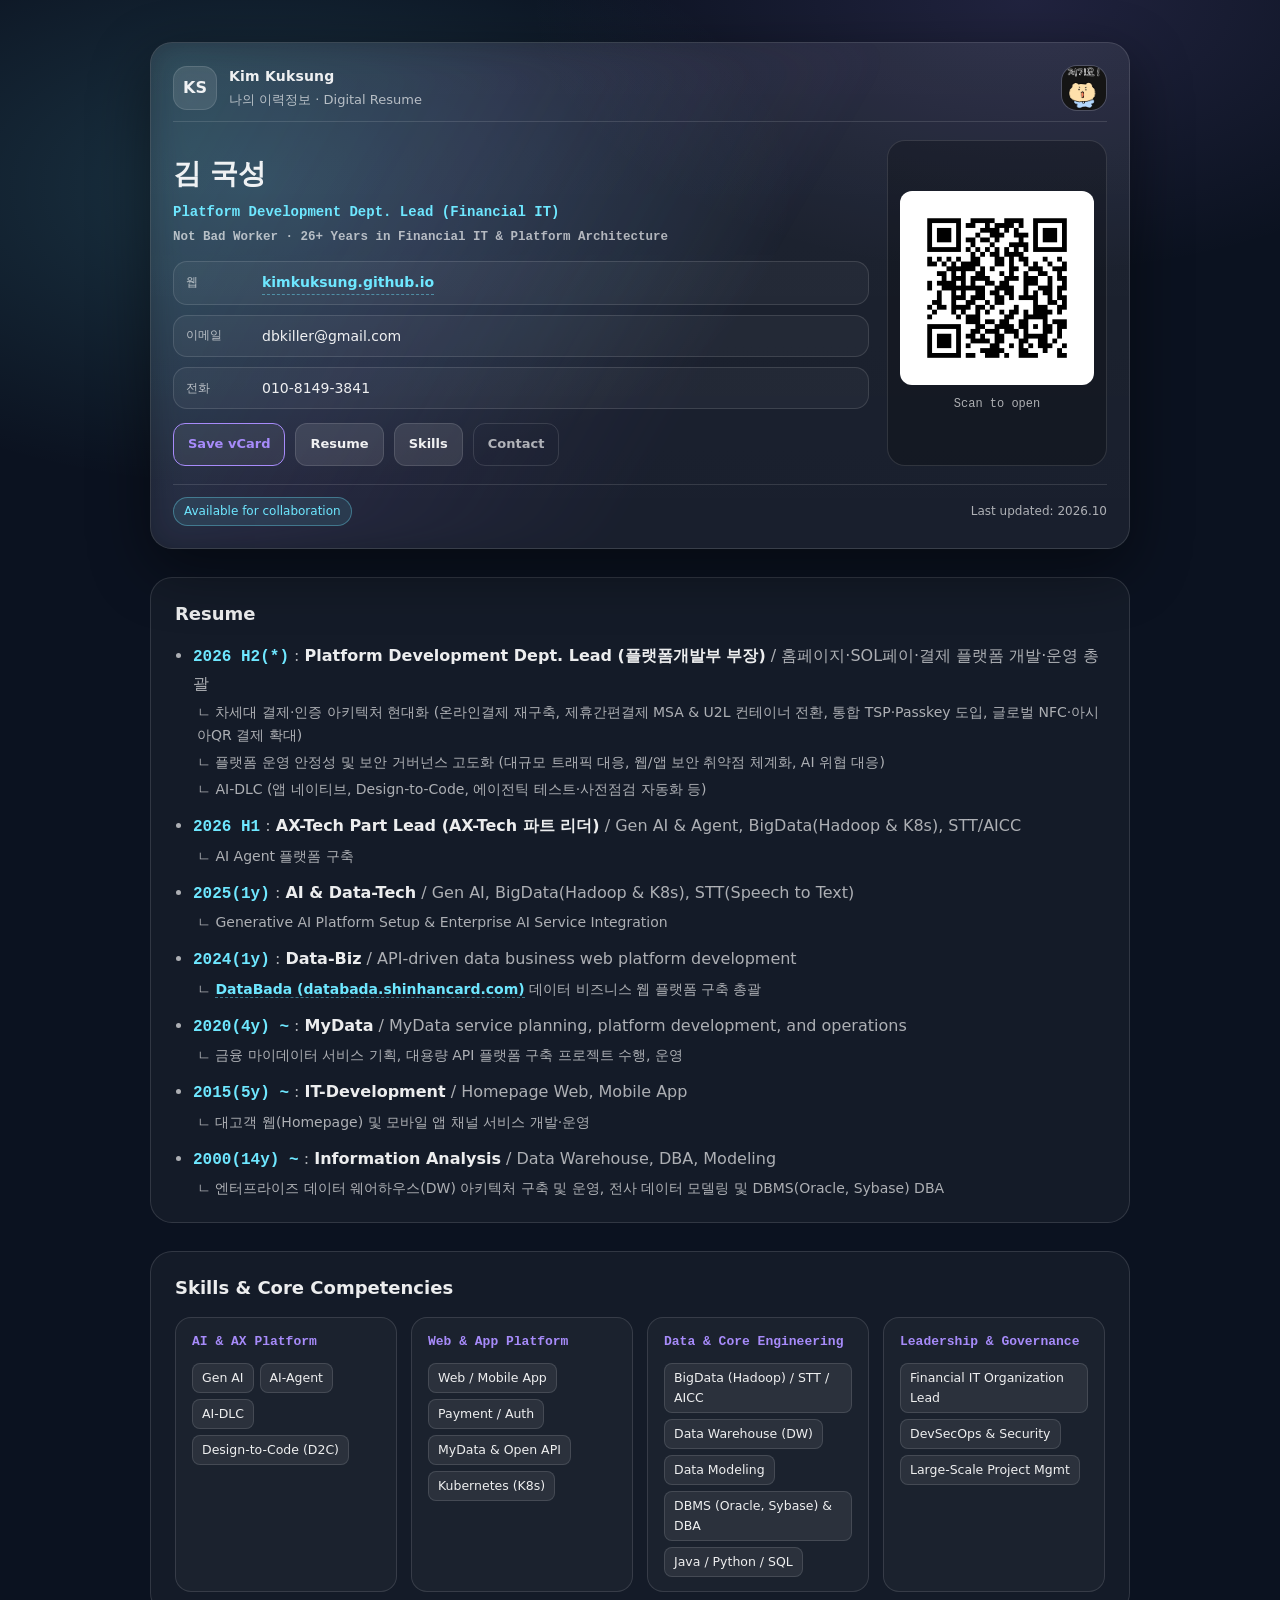
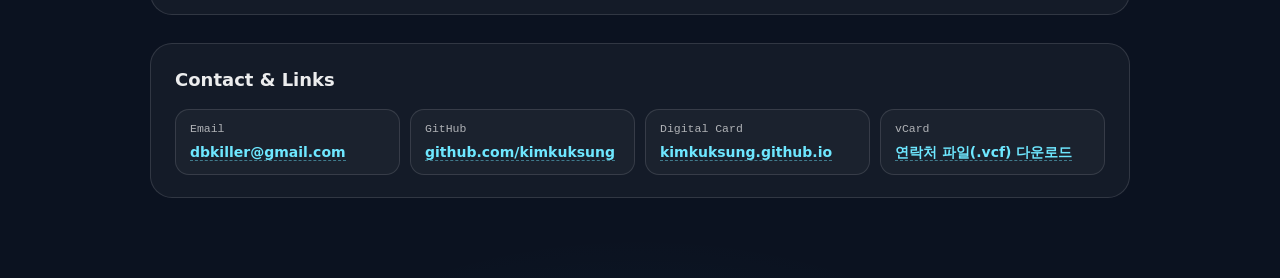
<file: index.html>
<!doctype html>
<html lang="ko">
<head>
  <meta charset="utf-8" />
  <meta name="viewport" content="width=device-width,initial-scale=1" />
  <title>Resume Page | Kim Kuksung (김국성)</title>
  <meta name="description" content="김국성 (Kim Kuksung) | Platform Development Dept. Lead — Financial IT, Payment/Web/App Platform, MyData, BigData & Generative AI" />
  <meta property="og:type" content="website" />
  <meta property="og:title" content="김국성 (Kim Kuksung) | Resume & Digital Card" />
  <meta property="og:description" content="Platform Development Dept. Lead — SOL Pay, Payment/Web/App Platform, MyData, BigData & Generative AI" />
  <meta property="og:url" content="https://kimkuksung.github.io/" />
  <meta property="og:image" content="https://kimkuksung.github.io/assets/Profile.png" />
  <link rel="stylesheet" href="assets/css/card.css" />
</head>

<body>
  <main class="page">
    <section class="hero">
      <div class="card-wrap">
        <!-- Business Card -->
        <article class="card" aria-label="Business card">
          <header class="card__top">
            <div class="brand">
              <div class="brand__mark" aria-hidden="true">KS</div>
              <div class="brand__text">
                <div class="brand__name">Kim Kuksung</div>
                <div class="brand__tag">나의 이력정보 · Digital Resume</div>
              </div>
            </div>

            <!-- 프로필 이미지 -->
            <img class="avatar" src="assets/Profile.png" alt="김국성 프로필 사진" />
          </header>

          <div class="card__body">
            <h1 class="title">
              <span class="title__name">김 국성</span>
              <span class="title__role">Platform Development Dept. Lead (Financial IT)</span>
              <span class="title__sub">Not Bad Worker · 26+ Years in Financial IT &amp; Platform Architecture</span>
            </h1>

            <dl class="meta">
              <div class="meta__row">
                <dt>웹</dt>
                <dd><a class="ext-link" href="https://kimkuksung.github.io" target="_blank" rel="noopener noreferrer">kimkuksung.github.io</a></dd>
              </div>
              <div class="meta__row">
                <dt>이메일</dt>
                <dd><a href="mailto:dbkiller@gmail.com">dbkiller@gmail.com</a></dd>
              </div>
              <div class="meta__row">
                <dt>전화</dt>
                <dd><a href="tel:+821081493841">010-8149-3841</a></dd>
              </div>
            </dl>

            <div class="actions">
              <a class="btn btn--ghost2" href="assets/kimsung.vcf" download>Save vCard</a>
              <a class="btn" href="#about">Resume</a>
              <a class="btn" href="#skill">Skills</a>
              <a class="btn btn--ghost" href="#contact">Contact</a>
            </div>
          </div>

          <aside class="card__qr" aria-label="QR to this page">
            <img src="assets/Qr.png" alt="QR: kimkuksung.github.io" />
            <div class="qr__caption">Scan to open</div>
          </aside>

          <footer class="card__bottom">
            <span class="pill">Available for collaboration</span>
            <span class="muted"><a class="hidden-link" href="edit.html" rel="nofollow">Last updated: <time datetime="2026-10">2026.10</time></a></span>
          </footer>
        </article>
      </div>
    </section>

    <!-- Resume 섹션 -->
    <section id="about" class="section">
      <h2>Resume</h2>
      <ul id="resume-list">
        <!-- RESUME:START (edit.html 편집기가 이 구간을 자동 생성합니다) -->
        <li>
          <span class="period">2026 H2(*)</span> : <strong>Platform Development Dept. Lead (플랫폼개발부 부장)</strong> / 홈페이지·SOL페이·결제 플랫폼 개발·운영 총괄
          <span class="sub-desc">ㄴ 차세대 결제·인증 아키텍처 현대화 (온라인결제 재구축, 제휴간편결제 MSA &amp; U2L 컨테이너 전환, 통합 TSP·Passkey 도입, 글로벌 NFC·아시아QR 결제 확대)</span>
          <span class="sub-desc">ㄴ 플랫폼 운영 안정성 및 보안 거버넌스 고도화 (대규모 트래픽 대응, 웹/앱 보안 취약점 체계화, AI 위협 대응)</span>
          <span class="sub-desc">ㄴ AI-DLC (앱 네이티브, Design-to-Code, 에이전틱 테스트·사전점검 자동화 등)</span>
        </li>
        <li>
          <span class="period">2026 H1</span> : <strong>AX-Tech Part Lead (AX-Tech 파트 리더)</strong> / Gen AI &amp; Agent, BigData(Hadoop &amp; K8s), STT/AICC
          <span class="sub-desc">ㄴ AI Agent 플랫폼 구축</span>
        </li>
        <li>
          <span class="period">2025(1y)</span> : <strong>AI &amp; Data-Tech</strong> / Gen AI, BigData(Hadoop &amp; K8s), STT(Speech to Text)
          <span class="sub-desc">ㄴ Generative AI Platform Setup &amp; Enterprise AI Service Integration</span>
        </li>
        <li>
          <span class="period">2024(1y)</span> : <strong>Data-Biz</strong> / API-driven data business web platform development
          <span class="sub-desc">ㄴ <a class="ext-link" href="https://databada.shinhancard.com" target="_blank" rel="noopener noreferrer">DataBada (databada.shinhancard.com)</a> 데이터 비즈니스 웹 플랫폼 구축 총괄</span>
        </li>
        <li>
          <span class="period">2020(4y) ~</span> : <strong>MyData</strong> / MyData service planning, platform development, and operations
          <span class="sub-desc">ㄴ 금융 마이데이터 서비스 기획, 대용량 API 플랫폼 구축 프로젝트 수행, 운영</span>
        </li>
        <li>
          <span class="period">2015(5y) ~</span> : <strong>IT-Development</strong> / Homepage Web, Mobile App
          <span class="sub-desc">ㄴ 대고객 웹(Homepage) 및 모바일 앱 채널 서비스 개발·운영</span>
        </li>
        <li>
          <span class="period">2000(14y) ~</span> : <strong>Information Analysis</strong> / Data Warehouse, DBA, Modeling
          <span class="sub-desc">ㄴ 엔터프라이즈 데이터 웨어하우스(DW) 아키텍처 구축 및 운영, 전사 데이터 모델링 및 DBMS(Oracle, Sybase) DBA</span>
        </li>
        <!-- RESUME:END -->
      </ul>
    </section>

    <!-- Skills 섹션 -->
    <section id="skill" class="section">
      <h2>Skills &amp; Core Competencies</h2>
      <div class="skill-grid">
        <!-- SKILLS:START (edit.html 편집기가 이 구간을 자동 생성합니다) -->
        <div class="skill-box">
          <div class="skill-box__title">AI &amp; AX Platform</div>
          <div class="tag-list">
            <span class="tag">Gen AI</span>
            <span class="tag">AI-Agent</span>
            <span class="tag">AI-DLC</span>
            <span class="tag">Design-to-Code (D2C)</span>
          </div>
        </div>
        <div class="skill-box">
          <div class="skill-box__title">Web &amp; App Platform</div>
          <div class="tag-list">
            <span class="tag">Web / Mobile App</span>
            <span class="tag">Payment / Auth</span>
            <span class="tag">MyData &amp; Open API</span>
            <span class="tag">Kubernetes (K8s)</span>
          </div>
        </div>
        <div class="skill-box">
          <div class="skill-box__title">Data &amp; Core Engineering</div>
          <div class="tag-list">
            <span class="tag">BigData (Hadoop) / STT / AICC</span>
            <span class="tag">Data Warehouse (DW)</span>
            <span class="tag">Data Modeling</span>
            <span class="tag">DBMS (Oracle, Sybase) &amp; DBA</span>
            <span class="tag">Java / Python / SQL</span>
          </div>
        </div>
        <div class="skill-box">
          <div class="skill-box__title">Leadership &amp; Governance</div>
          <div class="tag-list">
            <span class="tag">Financial IT Organization Lead</span>
            <span class="tag">DevSecOps &amp; Security</span>
            <span class="tag">Large-Scale Project Mgmt</span>
          </div>
        </div>
        <!-- SKILLS:END -->
      </div>
    </section>

    <!-- Contact 섹션 -->
    <section id="contact" class="section">
      <h2>Contact &amp; Links</h2>
      <ul class="contact-list">
        <li class="contact-item">
          <span class="contact-label">Email</span>
          <a class="ext-link" href="mailto:dbkiller@gmail.com">dbkiller@gmail.com</a>
        </li>
        <li class="contact-item">
          <span class="contact-label">GitHub</span>
          <a class="ext-link" href="https://github.com/kimkuksung" target="_blank" rel="noopener noreferrer">github.com/kimkuksung</a>
        </li>
        <li class="contact-item">
          <span class="contact-label">Digital Card</span>
          <a class="ext-link" href="https://kimkuksung.github.io" target="_blank" rel="noopener noreferrer">kimkuksung.github.io</a>
        </li>
        <li class="contact-item">
          <span class="contact-label">vCard</span>
          <a class="ext-link" href="assets/kimsung.vcf" download>연락처 파일(.vcf) 다운로드</a>
        </li>
      </ul>
    </section>
  </main>
</body>
</html>
</file>
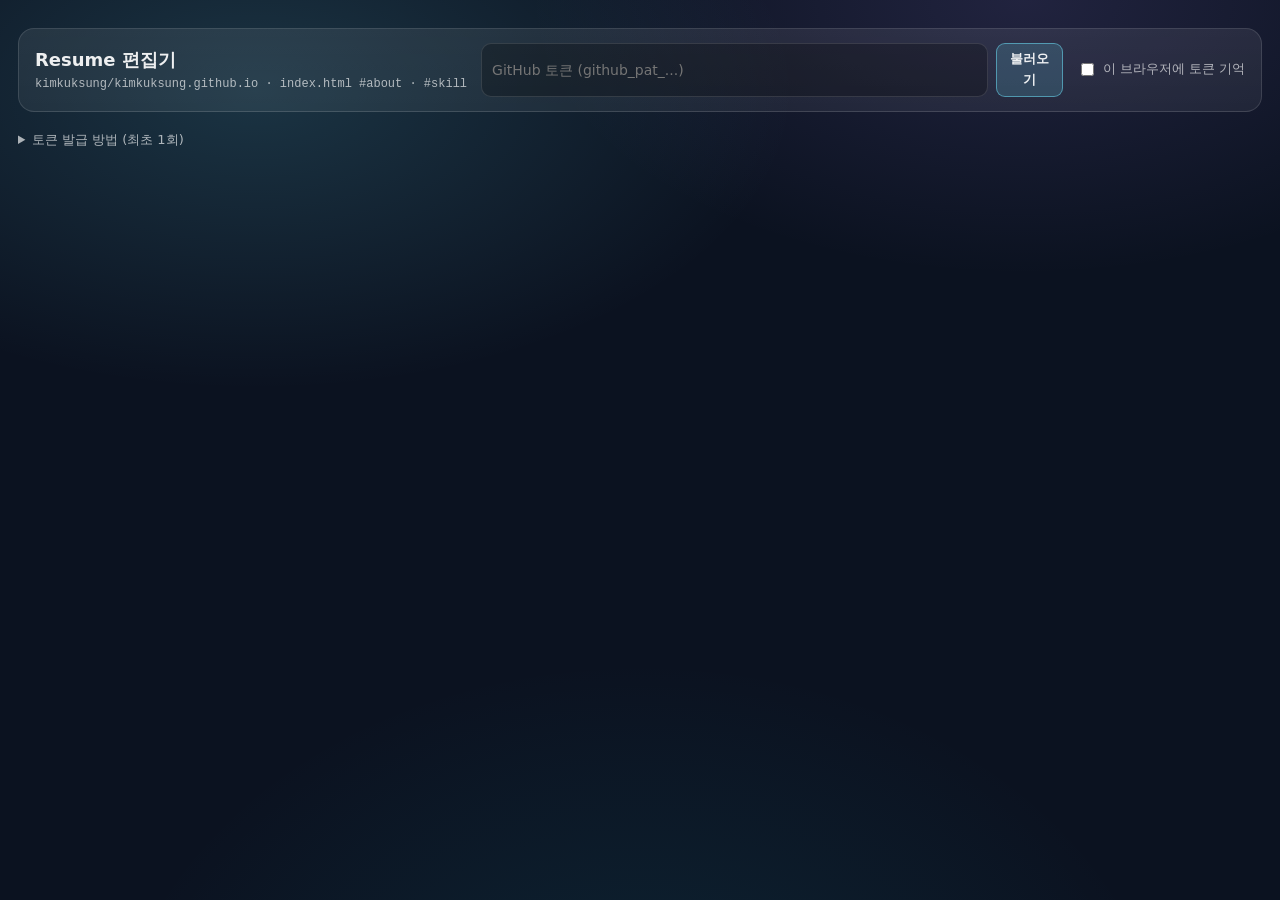
<file: edit.html>
<!doctype html>
<html lang="ko">
<head>
  <meta charset="utf-8" />
  <meta name="viewport" content="width=device-width,initial-scale=1" />
  <meta name="robots" content="noindex, nofollow" />
  <title>Resume Editor | Kim Kuksung</title>
  <link rel="stylesheet" href="assets/css/card.css" />
  <style>
    .page{ gap: 18px; padding-top: 28px; max-width: 1280px; }
    .bar{
      display:flex; flex-wrap:wrap; align-items:center; gap:10px 14px;
      padding:14px 16px; border-radius:16px;
      background: linear-gradient(180deg, var(--card), var(--card2));
      border:1px solid var(--line);
    }
    .bar h1{ margin:0 auto 0 0; font-size:18px; }
    .bar h1 small{ display:block; font-size:12px; color:var(--muted); font-family:var(--mono); font-weight:500; }
    .layout{ display:grid; grid-template-columns: minmax(0,1fr) minmax(0,1fr); gap:18px; align-items:start; }
    .col-title{ margin:0 0 10px; font-size:14px; color:var(--muted); font-family:var(--mono); }
    .preview{ position:sticky; top:16px; }
    .preview .section{ margin:0; }

    input[type=text], input[type=password], textarea{
      width:100%; padding:8px 10px; border-radius:10px;
      border:1px solid var(--line); background:rgba(0,0,0,.25);
      color:var(--text); font:inherit; font-size:14px;
    }
    textarea{ resize:vertical; min-height:38px; line-height:1.5; }
    input:focus, textarea:focus{ outline:2px solid var(--accent); outline-offset:-1px; }
    label.f{ display:block; font-size:12px; color:var(--muted); margin:10px 0 4px; }
    .chk{ display:inline-flex; align-items:center; gap:6px; font-size:13px; color:var(--muted); white-space:nowrap; }

    .entry{
      padding:14px; margin-bottom:12px; border-radius:14px;
      background:rgba(255,255,255,.04); border:1px solid var(--line);
    }
    .entry__head{ display:flex; align-items:center; gap:8px; }
    .entry__no{ font-family:var(--mono); color:var(--accent); font-weight:700; margin-right:auto; }
    .row{ display:flex; gap:10px; align-items:center; }
    .detail{ display:flex; gap:6px; align-items:flex-start; margin-bottom:6px; }
    .tabs{ display:flex; gap:6px; margin-bottom:12px; }
    .tab{ padding:7px 16px; border-radius:10px 10px 0 0; border-bottom-width:2px; }
    .tab[aria-selected=true]{ border-bottom-color:var(--accent); color:var(--accent); font-weight:700; background:rgba(110,231,255,.10); }
    textarea.tags{ min-height:120px; font-family:var(--mono); font-size:13px; }

    .ibtn{
      padding:5px 10px; border-radius:9px; cursor:pointer;
      border:1px solid var(--line); background:rgba(255,255,255,.06);
      color:var(--text); font:inherit; font-size:13px;
    }
    .ibtn:hover{ background:rgba(255,255,255,.12); }
    .ibtn:disabled{ opacity:.35; cursor:default; }
    .ibtn--danger:hover{ border-color:#f87171; color:#fca5a5; }
    .ibtn--primary{ border-color:rgba(110,231,255,.5); background:rgba(110,231,255,.16); font-weight:700; }
    .ibtn--wide{ width:100%; padding:9px; border-style:dashed; }

    .hint{ font-size:12px; color:var(--muted); margin:6px 0 0; }
    .hint code{ font-family:var(--mono); color:var(--accent); }
    .status{ font-size:13px; min-height:1.4em; }
    .status.ok{ color:#86efac; } .status.err{ color:#fca5a5; }
    .savebar{ display:flex; flex-wrap:wrap; gap:10px; align-items:center; }
    .savebar input[type=text]{ flex:1 1 260px; }
    .token{ flex:1 1 280px; display:flex; gap:8px; }
    [hidden]{ display:none !important; }
    details.guide{ font-size:13px; color:var(--muted); }
    details.guide summary{ cursor:pointer; }
    details.guide ol{ margin:6px 0 0; padding-left:20px; }

    @media (max-width: 900px){
      .layout{ grid-template-columns:1fr; }
      .preview{ position:static; }
    }
  </style>
</head>

<body>
  <main class="page">
    <div class="bar">
      <h1>Resume 편집기<small>kimkuksung/kimkuksung.github.io · index.html #about · #skill</small></h1>
      <div class="token">
        <input id="token" type="password" placeholder="GitHub 토큰 (github_pat_...)" autocomplete="off" />
        <button id="connect" class="ibtn ibtn--primary" type="button">불러오기</button>
      </div>
      <label class="chk"><input id="remember" type="checkbox" /> 이 브라우저에 토큰 기억</label>
    </div>

    <details class="guide">
      <summary>토큰 발급 방법 (최초 1회)</summary>
      <ol>
        <li><a class="ext-link" href="https://github.com/settings/personal-access-tokens/new" target="_blank" rel="noopener noreferrer">GitHub → Fine-grained token 생성</a> 페이지로 이동 (kimkuksung 계정으로 로그인)</li>
        <li>Repository access: <b>Only select repositories</b> → <b>kimkuksung.github.io</b></li>
        <li>Permissions → Repository permissions → <b>Contents: Read and write</b></li>
        <li>생성된 토큰을 위 입력칸에 붙여넣고 <b>불러오기</b></li>
      </ol>
      <p class="hint">토큰은 이 브라우저에만 저장되며 GitHub API(api.github.com) 외에는 전송되지 않습니다. 공용 PC에서는 "기억"을 체크하지 마세요.</p>
    </details>

    <div id="status" class="status"></div>

    <div id="workspace" class="layout" hidden>
      <section>
        <div class="tabs" role="tablist">
          <button class="ibtn tab" type="button" role="tab" data-tab="resume" aria-selected="true">Resume</button>
          <button class="ibtn tab" type="button" role="tab" data-tab="skills" aria-selected="false">Skills &amp; Core Competencies</button>
        </div>

        <div data-pane="resume">
          <button id="addTop" class="ibtn ibtn--wide" type="button">+ 맨 위에 경력 추가</button>
          <div id="entries" style="margin-top:12px"></div>
          <button id="addBottom" class="ibtn ibtn--wide" type="button">+ 맨 아래에 경력 추가</button>
          <p class="hint">링크는 <code>[표시할 텍스트](https://주소)</code> 형식으로 입력합니다. 현재 직무에 체크하면 기간 뒤에 <code>(*)</code>가 붙습니다.</p>
        </div>

        <div data-pane="skills" hidden>
          <div id="groups"></div>
          <button id="addGroup" class="ibtn ibtn--wide" type="button">+ 스킬 그룹 추가</button>
          <p class="hint">태그는 <b>한 줄에 하나씩</b> 입력합니다. 빈 줄은 무시됩니다.</p>
        </div>

        <div class="entry" style="margin-top:18px">
          <div class="savebar">
            <input id="message" type="text" value="Update resume via web editor" aria-label="커밋 메시지" />
            <button id="save" class="ibtn ibtn--primary" type="button">GitHub에 저장</button>
          </div>
          <label class="chk" style="margin-top:10px"><input id="touchDate" type="checkbox" checked /> 명함의 Last updated 날짜를 오늘 기준으로 갱신</label>
          <p class="hint">Resume와 Skills 변경 내용이 함께 index.html 한 커밋으로 저장되고, 사이트에는 1~2분 후 반영됩니다.</p>
        </div>
      </section>

      <section class="preview">
        <h2 class="col-title">미리보기</h2>
        <div class="section" data-pane="resume">
          <h2>Resume</h2>
          <ul id="preview"></ul>
        </div>
        <div class="section" data-pane="skills" hidden>
          <h2>Skills &amp; Core Competencies</h2>
          <div id="skillPreview" class="skill-grid"></div>
        </div>
      </section>
    </div>
  </main>

  <script>
  (() => {
    const OWNER = 'kimkuksung', REPO = 'kimkuksung.github.io', PATH = 'index.html', BRANCH = 'main';
    const API = `https://api.github.com/repos/${OWNER}/${REPO}/contents/${PATH}`;
    const RESUME_RE = /(<!-- RESUME:START[^>]*-->)([\s\S]*?)(<!-- RESUME:END -->)/;
    const SKILLS_RE = /(<!-- SKILLS:START[^>]*-->)([\s\S]*?)(<!-- SKILLS:END -->)/;
    const TOKEN_KEY = 'resumeEditor.token';

    const $ = id => document.getElementById(id);
    let entries = [], groups = [], fileSha = null, fileHtml = null, dirty = false;

    // ---------- storage (best effort) ----------
    const store = {
      get(){ try { return localStorage.getItem(TOKEN_KEY) || sessionStorage.getItem(TOKEN_KEY) || ''; } catch { return ''; } },
      set(t, remember){
        try {
          localStorage.removeItem(TOKEN_KEY); sessionStorage.removeItem(TOKEN_KEY);
          (remember ? localStorage : sessionStorage).setItem(TOKEN_KEY, t);
        } catch {}
      },
      remembered(){ try { return !!localStorage.getItem(TOKEN_KEY); } catch { return false; } }
    };

    // ---------- encoding ----------
    const b64ToUtf8 = b => new TextDecoder().decode(Uint8Array.from(atob(b.replace(/\s/g, '')), c => c.charCodeAt(0)));
    const utf8ToB64 = s => {
      const bytes = new TextEncoder().encode(s); let bin = '';
      for (let i = 0; i < bytes.length; i += 0x8000) bin += String.fromCharCode(...bytes.subarray(i, i + 0x8000));
      return btoa(bin);
    };
    const esc = s => String(s).replace(/&/g, '&amp;').replace(/</g, '&lt;').replace(/>/g, '&gt;').replace(/"/g, '&quot;');

    // [text](https://url) -> link, everything else escaped
    const inline = s => {
      const re = /\[([^\]]+)\]\((https?:\/\/[^\s)]+)\)/g;
      let out = '', last = 0, m;
      while ((m = re.exec(s))) {
        out += esc(s.slice(last, m.index)) +
          `<a class="ext-link" href="${esc(m[2])}" target="_blank" rel="noopener noreferrer">${esc(m[1])}</a>`;
        last = re.lastIndex;
      }
      return out + esc(s.slice(last));
    };

    // ---------- HTML <-> data ----------
    const nodeText = n => {
      if (n.nodeType === 3) return n.textContent;
      if (n.nodeType !== 1) return '';
      if (n.tagName === 'A') return `[${n.textContent}](${n.getAttribute('href')})`;
      return [...n.childNodes].map(nodeText).join('');
    };
    const clean = s => s.replace(/\s+/g, ' ').trim();

    function parseBlock(inner){
      const doc = new DOMParser().parseFromString(`<ul>${inner}</ul>`, 'text/html');
      return [...doc.querySelectorAll('li')].map(li => {
        const raw = clean(li.querySelector('.period')?.textContent || '');
        const strong = li.querySelector('strong');
        let summary = '', n = strong ? strong.nextSibling : null;
        while (n && !(n.nodeType === 1 && n.classList.contains('sub-desc'))) { summary += nodeText(n); n = n.nextSibling; }
        return {
          period: raw.replace(/\(\*\)$/, '').trim(),
          current: /\(\*\)$/.test(raw),
          title: strong ? clean(nodeText(strong)) : '',
          summary: clean(summary).replace(/^\/\s*/, ''),
          details: [...li.querySelectorAll('.sub-desc')].map(s => clean(nodeText(s)).replace(/^ㄴ\s*/, ''))
        };
      });
    }

    const entryHtml = e => [
      '        <li>',
      `          <span class="period">${esc(e.period.trim())}${e.current ? '(*)' : ''}</span> : <strong>${inline(e.title.trim())}</strong>${e.summary.trim() ? ' / ' + inline(e.summary.trim()) : ''}`,
      ...e.details.filter(d => d.trim()).map(d => `          <span class="sub-desc">ㄴ ${inline(d.trim())}</span>`),
      '        </li>'
    ].join('\n');

    const resumeBlock = () => '\n' + entries.map(entryHtml).join('\n') + '\n        ';

    function parseSkills(inner){
      const doc = new DOMParser().parseFromString(`<div>${inner}</div>`, 'text/html');
      return [...doc.querySelectorAll('.skill-box')].map(box => ({
        title: clean(box.querySelector('.skill-box__title')?.textContent || ''),
        tags: [...box.querySelectorAll('.tag')].map(t => clean(t.textContent))
      }));
    }

    const groupHtml = g => [
      '        <div class="skill-box">',
      `          <div class="skill-box__title">${esc(g.title.trim())}</div>`,
      '          <div class="tag-list">',
      ...g.tags.map(t => t.trim()).filter(Boolean).map(t => `            <span class="tag">${esc(t)}</span>`),
      '          </div>',
      '        </div>'
    ].join('\n');

    const skillsBlock = () => '\n' + groups.map(groupHtml).join('\n') + '\n        ';

    // ---------- UI ----------
    const setStatus = (msg, kind = '') => { const s = $('status'); s.textContent = msg; s.className = 'status ' + kind; };
    const markDirty = () => { dirty = true; renderPreview(); };
    const renderPreview = () => {
      $('preview').innerHTML = entries.map(entryHtml).join('');
      $('skillPreview').innerHTML = groups.map(groupHtml).join('');
    };
    const blank = () => ({ period: '', current: false, title: '', summary: '', details: [''] });

    function showTab(name){
      document.querySelectorAll('.tab').forEach(t => t.setAttribute('aria-selected', String(t.dataset.tab === name)));
      document.querySelectorAll('[data-pane]').forEach(p => p.hidden = p.dataset.pane !== name);
      try { sessionStorage.setItem('resumeEditor.tab', name); } catch {}
    }

    function el(tag, props = {}, ...kids){
      const n = Object.assign(document.createElement(tag), props);
      kids.forEach(k => n.append(k));
      return n;
    }
    function field(label, value, onInput, multiline){
      const input = multiline ? el('textarea', { rows: 2, value }) : el('input', { type: 'text', value });
      input.addEventListener('input', () => { onInput(input.value); markDirty(); });
      return [el('label', { className: 'f', textContent: label }), input];
    }
    function btn(text, onClick, cls = '', disabled = false){
      const b = el('button', { type: 'button', className: 'ibtn ' + cls, textContent: text, disabled });
      b.addEventListener('click', onClick);
      return b;
    }
    const restructure = fn => { fn(); dirty = true; renderEntries(); renderGroups(); };

    function renderEntries(){
      const box = $('entries'); box.textContent = '';
      entries.forEach((e, i) => {
        const card = el('div', { className: 'entry' });
        card.append(el('div', { className: 'entry__head' },
          el('span', { className: 'entry__no', textContent: `#${i + 1}  ${e.period || '(기간 미입력)'}` }),
          btn('↑', () => restructure(() => entries.splice(i - 1, 0, ...entries.splice(i, 1))), '', i === 0),
          btn('↓', () => restructure(() => entries.splice(i + 1, 0, ...entries.splice(i, 1))), '', i === entries.length - 1),
          btn('삭제', () => { if (confirm(`"${e.period} ${e.title}" 항목을 삭제할까요?`)) restructure(() => entries.splice(i, 1)); }, 'ibtn--danger')
        ));

        const cur = el('input', { type: 'checkbox', checked: e.current });
        cur.addEventListener('change', () => { e.current = cur.checked; markDirty(); });
        const [pl, pi] = field('기간', e.period, v => { e.period = v; card.querySelector('.entry__no').textContent = `#${i + 1}  ${v || '(기간 미입력)'}`; });
        card.append(pl, el('div', { className: 'row' }, pi, el('label', { className: 'chk' }, cur, ' 현재 직무')));
        card.append(...field('직무 / 역할 (굵게 표시)', e.title, v => e.title = v));
        card.append(...field('요약', e.summary, v => e.summary = v, true));

        card.append(el('label', { className: 'f', textContent: '상세 내용 (ㄴ 로 표시)' }));
        e.details.forEach((d, j) => {
          const [, ta] = field('', d, v => e.details[j] = v, true);
          card.append(el('div', { className: 'detail' }, ta, btn('✕', () => restructure(() => e.details.splice(j, 1)), 'ibtn--danger')));
        });
        card.append(btn('+ 상세 추가', () => restructure(() => e.details.push(''))));
        box.append(card);
      });
      renderPreview();
    }

    function renderGroups(){
      const box = $('groups'); box.textContent = '';
      groups.forEach((g, i) => {
        const card = el('div', { className: 'entry' });
        const no = el('span', { className: 'entry__no', textContent: `#${i + 1}  ${g.title || '(그룹명 미입력)'}` });
        card.append(el('div', { className: 'entry__head' },
          no,
          btn('↑', () => restructure(() => groups.splice(i - 1, 0, ...groups.splice(i, 1))), '', i === 0),
          btn('↓', () => restructure(() => groups.splice(i + 1, 0, ...groups.splice(i, 1))), '', i === groups.length - 1),
          btn('삭제', () => { if (confirm(`"${g.title}" 그룹을 삭제할까요?`)) restructure(() => groups.splice(i, 1)); }, 'ibtn--danger')
        ));
        card.append(...field('그룹명', g.title, v => { g.title = v; no.textContent = `#${i + 1}  ${v || '(그룹명 미입력)'}`; }));
        card.append(el('label', { className: 'f', textContent: '태그 (한 줄에 하나)' }));
        const ta = el('textarea', { className: 'tags', value: g.tags.join('\n'), rows: Math.max(4, g.tags.length + 1) });
        ta.addEventListener('input', () => { g.tags = ta.value.split('\n'); markDirty(); });
        card.append(ta);
        box.append(card);
      });
      renderPreview();
    }

    // ---------- GitHub ----------
    const headers = () => ({
      'Authorization': `Bearer ${$('token').value.trim()}`,
      'Accept': 'application/vnd.github+json',
      'X-GitHub-Api-Version': '2022-11-28'
    });
    async function apiError(res){
      let msg = ''; try { msg = (await res.json()).message || ''; } catch {}
      if (res.status === 401) return '토큰이 올바르지 않거나 만료되었습니다.';
      if (res.status === 403 || res.status === 404) return `권한이 없습니다. 토큰에 kimkuksung.github.io 저장소의 Contents 읽기/쓰기 권한이 있는지 확인하세요. (${msg})`;
      if (res.status === 409 || res.status === 422) return '그 사이에 다른 곳에서 index.html이 수정되었습니다. "불러오기"로 최신 내용을 다시 받아주세요. (편집 중인 내용은 사라집니다)';
      return `GitHub 오류 ${res.status}: ${msg}`;
    }

    async function load(){
      if (!$('token').value.trim()) return setStatus('GitHub 토큰을 입력하세요.', 'err');
      if (dirty && !confirm('저장하지 않은 변경 내용이 사라집니다. 다시 불러올까요?')) return;
      setStatus('불러오는 중…');
      try {
        const res = await fetch(`${API}?ref=${BRANCH}`, { headers: headers(), cache: 'no-store' });
        if (!res.ok) return setStatus(await apiError(res), 'err');
        const data = await res.json();
        const html = b64ToUtf8(data.content);
        const m = html.match(RESUME_RE), s = html.match(SKILLS_RE);
        if (!m) return setStatus('index.html에서 RESUME:START / RESUME:END 표시를 찾지 못했습니다.', 'err');
        if (!s) return setStatus('index.html에서 SKILLS:START / SKILLS:END 표시를 찾지 못했습니다.', 'err');
        fileHtml = html; fileSha = data.sha;
        entries = parseBlock(m[2]);
        entries.forEach(e => { if (!e.details.length) e.details.push(''); });
        groups = parseSkills(s[2]);
        dirty = false;
        store.set($('token').value.trim(), $('remember').checked);
        $('workspace').hidden = false;
        renderEntries(); renderGroups();
        setStatus(`불러오기 완료 · 경력 ${entries.length}건 · 스킬 그룹 ${groups.length}개`, 'ok');
      } catch (err) {
        setStatus('불러오기 실패: ' + err.message, 'err');
      }
    }

    async function save(){
      if (!fileHtml) return;
      const bad = entries.findIndex(e => !e.period.trim() || !e.title.trim());
      if (bad >= 0) { showTab('resume'); return setStatus(`Resume #${bad + 1} 항목의 기간과 직무/역할은 꼭 입력해야 합니다.`, 'err'); }
      const badG = groups.findIndex(g => !g.title.trim() || !g.tags.some(t => t.trim()));
      if (badG >= 0) { showTab('skills'); return setStatus(`Skills #${badG + 1} 그룹의 그룹명과 태그(1개 이상)는 꼭 입력해야 합니다.`, 'err'); }

      let html = fileHtml
        .replace(RESUME_RE, (_, a, __, c) => a + resumeBlock() + c)
        .replace(SKILLS_RE, (_, a, __, c) => a + skillsBlock() + c);
      if ($('touchDate').checked) {
        const d = new Date(), y = d.getFullYear(), mo = String(d.getMonth() + 1).padStart(2, '0');
        html = html.replace(/(Last updated: <time datetime=")[^"]*(">)[^<]*(<\/time>)/, `$1${y}-${mo}$2${y}.${mo}$3`);
      }
      if (html === fileHtml) return setStatus('변경된 내용이 없습니다.');

      $('save').disabled = true; setStatus('저장 중…');
      try {
        const res = await fetch(API, {
          method: 'PUT', headers: headers(),
          body: JSON.stringify({ message: $('message').value.trim() || 'Update resume via web editor', content: utf8ToB64(html), sha: fileSha, branch: BRANCH })
        });
        if (!res.ok) return setStatus(await apiError(res), 'err');
        const data = await res.json();
        fileHtml = html; fileSha = data.content.sha; dirty = false;
        setStatus(`저장 완료 (커밋 ${data.commit.sha.slice(0, 7)}). 사이트에는 1~2분 후 반영됩니다.`, 'ok');
      } catch (err) {
        setStatus('저장 실패: ' + err.message, 'err');
      } finally {
        $('save').disabled = false;
      }
    }

    // ---------- wire up ----------
    $('token').value = store.get();
    $('remember').checked = store.remembered();
    $('remember').addEventListener('change', () => { if ($('token').value.trim()) store.set($('token').value.trim(), $('remember').checked); });
    $('connect').addEventListener('click', load);
    $('token').addEventListener('keydown', e => { if (e.key === 'Enter') load(); });
    $('save').addEventListener('click', save);
    $('addTop').addEventListener('click', () => restructure(() => entries.unshift(blank())));
    $('addBottom').addEventListener('click', () => restructure(() => entries.push(blank())));
    $('addGroup').addEventListener('click', () => restructure(() => groups.push({ title: '', tags: [] })));
    document.querySelectorAll('.tab').forEach(t => t.addEventListener('click', () => showTab(t.dataset.tab)));
    try { showTab(sessionStorage.getItem('resumeEditor.tab') || 'resume'); } catch { showTab('resume'); }
    window.addEventListener('beforeunload', e => { if (dirty) { e.preventDefault(); e.returnValue = ''; } });
    if ($('token').value) load();
  })();
  </script>
</body>
</html>
</file>
<file: assets/css/card.css>
:root{
  --bg: #0b1220;
  --card: rgba(255,255,255,.08);
  --card2: rgba(255,255,255,.06);
  --text: rgba(255,255,255,.92);
  --muted: rgba(255,255,255,.65);
  --line: rgba(255,255,255,.12);
  --accent: #6ee7ff;
  --accent2: #a78bfa;
  --shadow: 0 20px 60px rgba(0,0,0,.45);
  --radius: 22px;
  --mono: ui-monospace, SFMono-Regular, Menlo, Monaco, Consolas, "Liberation Mono", "Courier New", monospace;
  --sans: ui-sans-serif, system-ui, -apple-system, Segoe UI, Roboto, "Apple SD Gothic Neo", "Noto Sans KR", "Malgun Gothic", sans-serif;
}

*{ box-sizing:border-box; }
html{ scroll-behavior: smooth; }
body{
  margin:0;
  font-family: var(--sans);
  color: var(--text);
  line-height: 1.6;
  background:
    radial-gradient(900px 500px at 20% 10%, rgba(110,231,255,.16), transparent 60%),
    radial-gradient(900px 500px at 80% 0%, rgba(167,139,250,.14), transparent 55%),
    radial-gradient(900px 700px at 50% 120%, rgba(34,211,238,.10), transparent 60%),
    var(--bg);
}

a{ color: inherit; text-decoration: none; }
a:hover{ text-decoration: underline; }

.page{
  min-height: 100svh;
  display:flex;
  flex-direction:column;
  gap: 28px;
  padding: 42px 18px 80px;
  max-width: 1100px;
  margin: 0 auto;
}

.hero{
  display:flex;
  justify-content:center;
  align-items:center;
}

.card-wrap{
  width: min(980px, 100%);
}

.card{
  position:relative;
  display:grid;
  grid-template-columns: 1fr 220px;
  gap: 18px;
  padding: 22px;
  border-radius: var(--radius);
  background: linear-gradient(180deg, var(--card), var(--card2));
  border: 1px solid var(--line);
  box-shadow: var(--shadow);
  overflow:hidden;
}

.card::before{
  content:"";
  position:absolute;
  inset:-2px;
  background:
    linear-gradient(120deg, rgba(110,231,255,.18), rgba(167,139,250,.12), transparent 60%);
  filter: blur(18px);
  opacity:.8;
  pointer-events:none;
}

.card > *{ position:relative; }

.card__top{
  grid-column: 1 / -1;
  display:flex;
  align-items:center;
  justify-content:space-between;
  gap: 16px;
  padding-bottom: 10px;
  border-bottom: 1px solid var(--line);
}

.brand{ display:flex; align-items:center; gap:12px; }
.brand__mark{
  width: 44px; height: 44px;
  border-radius: 14px;
  display:grid; place-items:center;
  font-weight: 800;
  background: rgba(255,255,255,.10);
  border: 1px solid var(--line);
}
.brand__name{ font-weight: 800; letter-spacing: .2px; font-size: 14px; }
.brand__tag{ color: var(--muted); font-size: 13px; margin-top: 2px; }

.avatar{
  width: 46px; height: 46px;
  border-radius: 16px;
  object-fit: cover;
  border: 1px solid var(--line);
  background: rgba(255,255,255,.06);
}

.card__body{ padding-top: 6px; }

.title{
  margin: 6px 0 14px;
  display:flex;
  flex-direction:column;
  gap: 4px;
}
.title__name{ font-size: 28px; font-weight: 850; letter-spacing: -0.3px; }
.title__role{ font-size: 14px; color: var(--accent); font-family: var(--mono); font-weight: 600; }
.title__sub{ font-size: 12.5px; color: var(--muted); font-family: var(--mono); }

.meta{
  margin: 0;
  display:grid;
  gap: 10px;
}
.meta__row{
  display:grid;
  grid-template-columns: 66px 1fr;
  gap: 10px;
  padding: 9px 12px;
  border: 1px solid var(--line);
  border-radius: 14px;
  background: rgba(255,255,255,.04);
}
.meta dt{
  color: var(--muted);
  font-size: 12px;
  display:flex; align-items:center;
}
.meta dd{
  margin: 0;
  font-size: 14px;
  word-break: break-all;
  display:flex; align-items:center;
}

.actions{
  margin-top: 14px;
  display:flex;
  gap: 10px;
  flex-wrap: wrap;
}
.btn{
  display:inline-flex; align-items:center; justify-content:center;
  padding: 10px 14px;
  border-radius: 12px;
  border: 1px solid var(--line);
  background: rgba(255,255,255,.10);
  color: var(--text);
  font-weight: 650;
  font-size: 13px;
  transition: transform .12s ease, background .12s ease;
}
.btn:hover{
  background: rgba(255,255,255,.18);
  text-decoration:none;
  transform: translateY(-1px);
}
.btn--ghost{
  background: transparent;
  color: var(--muted);
}
.btn--ghost:hover{
  background: rgba(255,255,255,.06);
  color: var(--text);
}
.btn--ghost2{
  border: 1px solid var(--accent2);
  background: rgba(255,255,255,.06);
  color: var(--accent2);
}
.btn--ghost2:hover{
  background: rgba(255,255,255,.12);
  color: var(--accent2);
}

.card__qr{
  grid-column: 2;
  border: 1px solid var(--line);
  border-radius: 18px;
  background: rgba(0,0,0,.22);
  padding: 12px;
  display:flex;
  flex-direction:column;
  align-items:center;
  justify-content:center;
  gap: 10px;
}
.card__qr img{
  width: 100%;
  aspect-ratio: 1;
  border-radius: 12px;
  background: #fff;
  padding: 8px;
  object-fit: contain;
}
.qr__caption{
  font-size: 12px;
  color: var(--muted);
  font-family: var(--mono);
}

.card__bottom{
  grid-column: 1 / -1;
  display:flex;
  align-items:center;
  justify-content:space-between;
  gap: 12px;
  padding-top: 12px;
  border-top: 1px solid var(--line);
  font-size: 12px;
}
.pill{
  display:inline-flex; align-items:center; gap: 6px;
  padding: 4px 10px;
  border-radius: 999px;
  border: 1px solid rgba(110,231,255,.35);
  background: rgba(110,231,255,.10);
  color: var(--accent);
}
.muted{ color: var(--muted); }
.hidden-link, .hidden-link:hover{ color: inherit; text-decoration: none; cursor: inherit; }

.section{
  width: min(980px, 100%);
  margin: 0 auto;
  border: 1px solid var(--line);
  border-radius: var(--radius);
  background: rgba(255,255,255,.04);
  padding: 22px 24px;
}
.section h2{
  margin: 0 0 14px;
  font-size: 18px;
  display: flex;
  align-items: center;
  gap: 8px;
  color: var(--text);
}
.section ul{
  margin: 0;
  padding-left: 18px;
  color: var(--muted);
  display: grid;
  gap: 12px;
}
.section li{
  line-height: 1.65;
}
.section strong{
  color: var(--text);
  font-weight: 700;
}
.period{
  font-family: var(--mono);
  color: var(--accent);
  font-weight: 700;
}
.sub-desc{
  display: block;
  margin-top: 4px;
  padding-left: 4px;
  font-size: 14px;
  color: var(--muted);
}
.ext-link{
  color: var(--accent);
  font-weight: 600;
  border-bottom: 1px dashed rgba(110,231,255,.45);
}
.ext-link:hover{
  text-decoration: none;
  border-bottom-style: solid;
}

.skill-grid{
  display: grid;
  grid-template-columns: repeat(auto-fit, minmax(220px, 1fr));
  gap: 14px;
  margin-top: 4px;
}
.skill-box{
  border: 1px solid var(--line);
  border-radius: 16px;
  background: rgba(255,255,255,.03);
  padding: 14px 16px;
}
.skill-box__title{
  font-size: 13px;
  font-family: var(--mono);
  color: var(--accent2);
  font-weight: 700;
  margin-bottom: 10px;
}
.tag-list{
  display: flex;
  flex-wrap: wrap;
  gap: 6px;
}
.tag{
  font-size: 12.5px;
  padding: 4px 9px;
  border-radius: 8px;
  background: rgba(255,255,255,.07);
  border: 1px solid var(--line);
  color: var(--text);
}

.contact-list{
  list-style: none;
  padding-left: 0 !important;
  display: grid;
  grid-template-columns: repeat(auto-fit, minmax(210px, 1fr));
  gap: 10px !important;
}
.contact-item{
  padding: 10px 14px;
  border-radius: 14px;
  border: 1px solid var(--line);
  background: rgba(255,255,255,.03);
  font-size: 14px;
}
.contact-label{
  display: block;
  font-size: 11.5px;
  font-family: var(--mono);
  color: var(--muted);
  margin-bottom: 2px;
}

@media (max-width: 820px){
  .card{ grid-template-columns: 1fr; }
  .card__qr{ grid-column: 1; }
}
</file>
